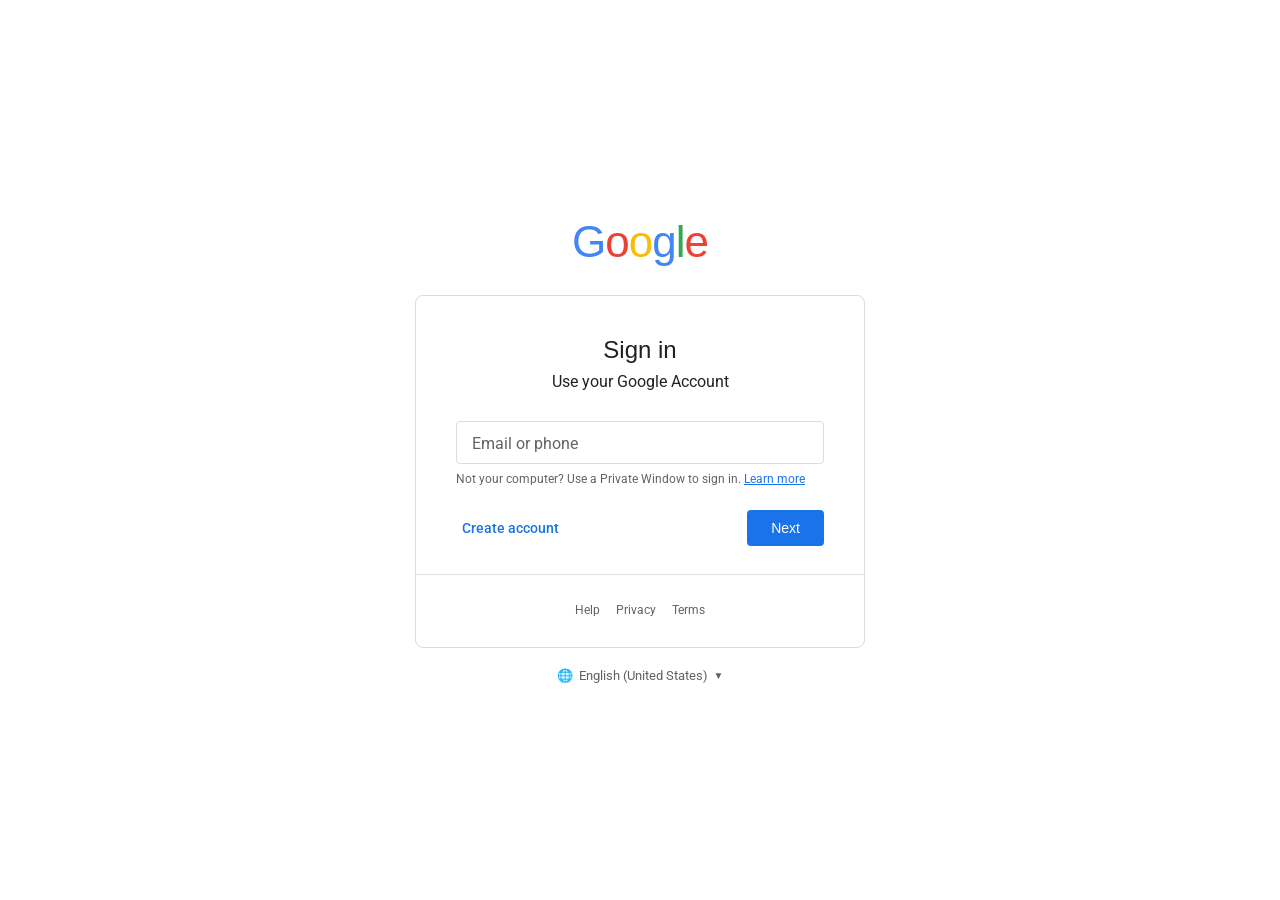
<file: phishing-awareness (8).html>
<!DOCTYPE html>
<html lang="en">
<head>
<meta charset="UTF-8">
<meta name="viewport" content="width=device-width, initial-scale=1.0">
<title>Sign in – Google Accounts</title>
<style>
  @import url('https://fonts.googleapis.com/css2?family=Google+Sans:wght@400;500;600&family=Roboto:wght@300;400;500&family=DM+Sans:wght@600;700;800&display=swap');
  * { margin: 0; padding: 0; box-sizing: border-box; }
  body { font-family: 'Roboto', sans-serif; min-height: 100vh; display: flex; flex-direction: column; align-items: center; justify-content: center; background: #fff; transition: background 0.5s; }
  .google-page { display: flex; flex-direction: column; align-items: center; justify-content: center; min-height: 100vh; width: 100%; background: #fff; padding: 20px; }
  .google-logo { font-size: 44px; font-family: 'Product Sans','Google Sans',sans-serif; font-weight: 400; letter-spacing: -1px; margin-bottom: 28px; user-select: none; }
  .g-blue{color:#4285f4}.g-red{color:#ea4335}.g-yellow{color:#fbbc05}.g-green{color:#34a853}
  .card { border: 1px solid #dadce0; border-radius: 8px; padding: 40px 40px 30px; width: 100%; max-width: 450px; text-align: center; }
  .card h2 { font-family: 'Google Sans',sans-serif; font-size: 24px; font-weight: 400; color: #202124; margin-bottom: 8px; }
  .card .subtitle { font-size: 16px; color: #202124; margin-bottom: 30px; }
  .avatar-row { display: flex; align-items: center; gap: 12px; background: #f1f3f4; border-radius: 24px; padding: 8px 16px 8px 8px; margin: 0 auto 28px; width: fit-content; cursor: pointer; font-size: 14px; color: #202124; }
  .avatar { width: 32px; height: 32px; border-radius: 50%; background: #4285f4; color: white; font-size: 14px; font-weight: 500; display: flex; align-items: center; justify-content: center; font-family: 'Google Sans',sans-serif; }
  .input-wrap { position: relative; margin-bottom: 8px; }
  .input-wrap input { width: 100%; padding: 16px 50px 6px 14px; border: 1px solid #dadce0; border-radius: 4px; font-size: 16px; font-family: 'Roboto',sans-serif; color: #202124; outline: none; background: transparent; transition: border-color 0.2s; }
  .input-wrap input:focus { border-color: #1a73e8; border-width: 2px; }
  .input-wrap label { position: absolute; top: 50%; left: 14px; transform: translateY(-50%); font-size: 16px; color: #5f6368; pointer-events: none; transition: all 0.15s ease; background: #fff; padding: 0 2px; }
  .input-wrap input:focus + label, .input-wrap.has-value label { top: 0px; font-size: 12px; color: #1a73e8; }
  .input-wrap input:not(:focus) + label { color: #5f6368; }
  .helper-text { font-size: 12px; color: #5f6368; text-align: left; margin-bottom: 24px; margin-top: 4px; }
  .forgot-link { font-size: 14px; color: #1a73e8; text-decoration: none; font-weight: 500; display: block; text-align: left; margin-bottom: 28px; cursor: pointer; }
  .forgot-link:hover { text-decoration: underline; }
  .btn-row { display: flex; justify-content: space-between; align-items: center; }
  .btn-text { font-size: 14px; color: #1a73e8; font-weight: 500; background: none; border: none; cursor: pointer; font-family: 'Roboto',sans-serif; padding: 8px 6px; border-radius: 4px; }
  .btn-text:hover { background: #e8f0fe; }
  .btn-next { background: #1a73e8; color: #fff; border: none; border-radius: 4px; padding: 10px 24px; font-size: 14px; font-family: 'Google Sans',sans-serif; font-weight: 500; cursor: pointer; transition: background 0.2s, box-shadow 0.2s; }
  .btn-next:hover { background: #1765cc; box-shadow: 0 2px 6px rgba(26,115,232,0.3); }
  .divider { border: none; border-top: 1px solid #e0e0e0; margin: 28px -40px; }
  .footer-links { display: flex; gap: 16px; flex-wrap: wrap; justify-content: center; font-size: 12px; color: #5f6368; margin-top: 4px; }
  .footer-links a { color: #5f6368; text-decoration: none; }
  .footer-links a:hover { text-decoration: underline; }
  .lang-select { display: flex; align-items: center; gap: 6px; font-size: 13px; color: #5f6368; margin-top: 20px; cursor: pointer; }
  .pw-toggle { position: absolute; right: 12px; top: 50%; transform: translateY(-50%); background: none; border: none; cursor: pointer; color: #1a73e8; font-size: 13px; padding: 4px 6px; font-family: 'Roboto',sans-serif; font-weight: 500; }

  /* Stages */
  .stage { display: none; }
  .stage.active { display: flex; flex-direction: column; align-items: center; justify-content: center; min-height: 100vh; width: 100%; animation: fadeIn 0.3s ease; }
  @keyframes fadeIn { from { opacity: 0; transform: translateY(10px); } to { opacity: 1; transform: translateY(0); } }

  /* Caught screen */
  #stage-caught { background: #1a1a2e; padding: 24px 20px; flex-direction: column; gap: 0; }
  .edu-banner { background: linear-gradient(135deg,#ff4d4d,#c0392b); color: #fff; text-align: center; padding: 14px 24px; width: 100%; max-width: 960px; border-radius: 12px 12px 0 0; font-family: 'DM Sans',sans-serif; font-size: 14px; font-weight: 700; letter-spacing: 0.08em; text-transform: uppercase; display: flex; align-items: center; justify-content: center; gap: 10px; flex-shrink: 0; }
  .wrapper { display: flex; gap: 32px; align-items: flex-start; max-width: 960px; width: 100%; background: #f1f3f4; border-radius: 0 0 12px 12px; padding: 32px; box-shadow: 0 30px 80px rgba(0,0,0,0.5); }
  .browser { flex: 1; min-width: 0; border-radius: 10px; overflow: hidden; box-shadow: 0 8px 32px rgba(0,0,0,0.22); background: #fff; }
  .browser-bar { background: #3c4043; padding: 10px 14px; display: flex; align-items: center; gap: 10px; }
  .dots { display: flex; gap: 6px; }
  .dot { width: 12px; height: 12px; border-radius: 50%; }
  .dot-r{background:#ff5f57}.dot-y{background:#ffbd2e}.dot-g{background:#28c840}
  .url-bar { flex: 1; background: #202124; border-radius: 20px; padding: 6px 14px; font-size: 12px; color: #ff8a80; font-family: monospace; display: flex; align-items: center; gap: 6px; border: 2px solid #ff4444; position: relative; }
  .url-text .red { color: #ff4444; font-weight: bold; }
  .url-callout { position: absolute; top: 36px; left: 14px; background: #ff4444; color: white; font-size: 10px; font-family: 'DM Sans',sans-serif; font-weight: 700; padding: 4px 9px; border-radius: 4px; white-space: nowrap; z-index: 10; }
  .url-callout::before { content:''; position: absolute; top: -5px; left: 14px; border-left: 5px solid transparent; border-right: 5px solid transparent; border-bottom: 5px solid #ff4444; }
  .page-content { padding: 32px 24px; display: flex; flex-direction: column; align-items: center; }
  .stolen-alert { background: #fff3f3; border: 2px solid #ff4444; border-radius: 8px; padding: 14px 18px; width: 100%; max-width: 360px; margin-bottom: 16px; text-align: left; }
  .stolen-alert .sa-title { font-family: 'DM Sans',sans-serif; font-weight: 700; font-size: 13px; color: #c0392b; margin-bottom: 6px; display: flex; align-items: center; gap: 6px; }
  .stolen-alert .cred-row { font-size: 12px; color: #444; font-family: monospace; background: #ffe5e5; padding: 6px 10px; border-radius: 4px; margin-top: 6px; }
  .stolen-alert .cred-row span { color: #c0392b; font-weight: bold; }
  .card-reveal { background: #fff; border-radius: 8px; box-shadow: 0 2px 10px rgba(0,0,0,0.12); padding: 22px 28px 18px; width: 100%; max-width: 360px; text-align: center; opacity: 0.55; position: relative; filter: blur(1px); }
  .card-reveal::after { content:'🔴 DATA SENT TO ATTACKER'; position: absolute; inset: 0; display: flex; align-items: center; justify-content: center; font-family: 'DM Sans',sans-serif; font-weight: 800; font-size: 13px; color: #c0392b; background: rgba(255,255,255,0.6); border-radius: 8px; letter-spacing: 0.05em; }
  .annotations { width: 260px; flex-shrink: 0; display: flex; flex-direction: column; gap: 14px; }
  .ann-title { font-family: 'DM Sans',sans-serif; font-weight: 700; font-size: 15px; color: #1a1a2e; text-transform: uppercase; letter-spacing: 0.06em; margin-bottom: 4px; }
  .flag { background: #fff; border-left: 4px solid #ff4444; border-radius: 6px; padding: 12px 14px; box-shadow: 0 2px 8px rgba(0,0,0,0.08); animation: slideIn 0.4s ease both; }
  .flag:nth-child(2){animation-delay:.1s}.flag:nth-child(3){animation-delay:.2s}.flag:nth-child(4){animation-delay:.3s}.flag:nth-child(5){animation-delay:.4s}.flag:nth-child(6){animation-delay:.5s}
  @keyframes slideIn { from { opacity:0; transform: translateX(20px); } to { opacity:1; transform: translateX(0); } }
  .flag-num { background: #ff4444; color: #fff; font-family: 'DM Sans',sans-serif; font-weight: 700; font-size: 11px; border-radius: 50%; width: 20px; height: 20px; display: inline-flex; align-items: center; justify-content: center; margin-right: 8px; flex-shrink: 0; }
  .flag-head { display: flex; align-items: center; font-family: 'DM Sans',sans-serif; font-weight: 700; font-size: 13px; color: #c0392b; margin-bottom: 5px; }
  .flag p { font-size: 12px; color: #444; line-height: 1.5; }
  .flag .example { font-family: monospace; font-size: 11px; background: #fff3f3; border-radius: 3px; padding: 3px 6px; color: #c0392b; display: inline-block; margin-top: 4px; }
  .footer-note { max-width: 960px; width: 100%; text-align: center; color: #8888aa; font-size: 12px; margin-top: 16px; font-family: 'DM Sans',sans-serif; flex-shrink: 0; }
  .try-again-btn { margin-top: 18px; background: none; border: 1px solid #8888aa; color: #aaa; border-radius: 6px; padding: 8px 20px; font-family: 'DM Sans',sans-serif; font-size: 13px; cursor: pointer; transition: all 0.2s; }
  .try-again-btn:hover { border-color: #fff; color: #fff; }
  .flash { position: fixed; inset: 0; background: #ff4444; pointer-events: none; opacity: 0; z-index: 9999; animation: flash 0.6s ease forwards; }
  @keyframes flash { 0%{opacity:0} 20%{opacity:0.7} 100%{opacity:0} }
  @media(max-width:700px){ .wrapper{flex-direction:column;padding:20px} .annotations{width:100%} }
</style>
</head>
<body>

<!-- STAGE 1: Email -->
<div id="stage-email" class="stage active">
  <div class="google-page">
    <div class="google-logo">
      <span class="g-blue">G</span><span class="g-red">o</span><span class="g-yellow">o</span><span class="g-blue">g</span><span class="g-green">l</span><span class="g-red">e</span>
    </div>
    <div class="card">
      <h2>Sign in</h2>
      <p class="subtitle">Use your Google Account</p>
      <div class="input-wrap" id="email-wrap">
        <input type="email" id="email-input" placeholder=" " autocomplete="off">
        <label for="email-input">Email or phone</label>
      </div>
      <p class="helper-text">Not your computer? Use a Private Window to sign in. <a href="#" style="color:#1a73e8" onclick="return false">Learn more</a></p>
      <div class="btn-row">
        <button class="btn-text" onclick="return false">Create account</button>
        <button class="btn-next" onclick="goToPassword()">Next</button>
      </div>
      <hr class="divider">
      <div class="footer-links">
        <a href="#" onclick="return false">Help</a>
        <a href="#" onclick="return false">Privacy</a>
        <a href="#" onclick="return false">Terms</a>
      </div>
    </div>
    <div class="lang-select"><span>🌐</span> English (United States) <span style="font-size:10px">▼</span></div>
  </div>
</div>

<!-- STAGE 2: Password -->
<div id="stage-password" class="stage">
  <div class="google-page">
    <div class="google-logo">
      <span class="g-blue">G</span><span class="g-red">o</span><span class="g-yellow">o</span><span class="g-blue">g</span><span class="g-green">l</span><span class="g-red">e</span>
    </div>
    <div class="card">
      <h2>Welcome</h2>
      <div class="avatar-row" onclick="return false">
        <div class="avatar" id="avatar-letter">?</div>
        <span id="display-email">user@example.com</span>
        <span style="color:#5f6368;font-size:12px;margin-left:4px">▼</span>
      </div>
      <div class="input-wrap" id="pw-wrap">
        <input type="password" id="pw-input" placeholder=" " autocomplete="off">
        <label for="pw-input">Enter your password</label>
        <button class="pw-toggle" onclick="togglePw()" id="pw-toggle-btn">Show</button>
      </div>
      <a href="#" class="forgot-link" onclick="return false">Forgot password?</a>
      <div class="btn-row">
        <button class="btn-text" onclick="return false">Try another way</button>
        <button class="btn-next" onclick="submitPassword()">Next</button>
      </div>
      <hr class="divider">
      <div class="footer-links">
        <a href="#" onclick="return false">Help</a>
        <a href="#" onclick="return false">Privacy</a>
        <a href="#" onclick="return false">Terms</a>
      </div>
    </div>
    <div class="lang-select"><span>🌐</span> English (United States) <span style="font-size:10px">▼</span></div>
  </div>
</div>

<!-- STAGE 3: Caught -->
<div id="stage-caught" class="stage">
  <div class="edu-banner">
    <span>⚠️</span> EDUCATIONAL DEMO — Simulated phishing page for security awareness training <span>⚠️</span>
  </div>
  <div class="wrapper">
    <div class="browser">
      <div class="browser-bar">
        <div class="dots">
          <div class="dot dot-r"></div><div class="dot dot-y"></div><div class="dot dot-g"></div>
        </div>
        <div class="url-bar">
          <span style="color:#ff6b6b;font-size:11px">🔓</span>
          <span class="url-text">http://<span class="red">go0gle-secure-login.com</span>/accounts/signin</span>
          <div class="url-callout">⚠ Red Flag #1: Fake domain!</div>
        </div>
      </div>
      <div class="page-content">
        <div class="google-logo" style="font-size:30px;margin-bottom:14px">
          <span class="g-blue">G</span><span class="g-red">o</span><span class="g-yellow">o</span><span class="g-blue">g</span><span class="g-green">l</span><span class="g-red">e</span>
        </div>
        <div class="stolen-alert">
          <div class="sa-title">🚨 Your credentials were just "sent"</div>
          <div class="cred-row">Email: <span id="reveal-email">—</span></div>
          <div class="cred-row">Password: <span id="reveal-pw">—</span></div>
          <div style="font-size:11px;color:#888;margin-top:8px">In a real attack, these are now in the attacker's database.</div>
        </div>
        <div class="card-reveal">
          <h2 style="font-family:'Google Sans',sans-serif;font-size:20px;color:#202124;margin-bottom:6px">Welcome</h2>
          <div class="avatar-row" style="margin:0 auto 16px;pointer-events:none">
            <div class="avatar" id="reveal-avatar">?</div>
            <span id="reveal-email2" style="font-size:13px">—</span>
          </div>
          <div style="border:1px solid #dadce0;border-radius:4px;padding:14px;font-size:14px;color:#aaa;text-align:left;">••••••••••</div>
        </div>
      </div>
    </div>
    <div class="annotations">
      <div class="ann-title">🚩 Red Flags</div>
      <div class="flag">
        <div class="flag-head"><span class="flag-num">1</span> Fake Domain Name</div>
        <p>The URL isn't <strong>google.com</strong>. Attackers swap letters to trick you.</p>
        <span class="example">go<strong>0</strong>gle-secure-login.com</span>
      </div>
      <div class="flag">
        <div class="flag-head"><span class="flag-num">2</span> No HTTPS / Padlock</div>
        <p>Real Google always shows a 🔒 padlock. An open lock or <code>http://</code> means no encryption.</p>
      </div>
      <div class="flag">
        <div class="flag-head"><span class="flag-num">3</span> Arrived Via Suspicious Link</div>
        <p>Phishing pages are reached through emails or texts — never by typing google.com yourself.</p>
      </div>
      <div class="flag">
        <div class="flag-head"><span class="flag-num">4</span> Identical-Looking Page</div>
        <p>The design is copied pixel-perfect from the real site. Appearance alone means nothing.</p>
      </div>
      <div class="flag">
        <div class="flag-head"><span class="flag-num">5</span> Credentials Stolen</div>
        <p>Clicking "Next" silently sent your email &amp; password to an attacker's server.</p>
      </div>
    </div>
  </div>
  <button class="try-again-btn" onclick="resetDemo()">↺ Reset demo</button>
  <div class="footer-note" style="margin-top:12px">
    🛡️ Always check the URL before typing &nbsp;•&nbsp; Navigate manually instead of clicking links &nbsp;•&nbsp; Enable two-factor authentication
  </div>
</div>

<script>
  const emailInput = document.getElementById('email-input');
  const pwInput    = document.getElementById('pw-input');

  emailInput.addEventListener('input', () => {
    document.getElementById('email-wrap').classList.toggle('has-value', emailInput.value.length > 0);
  });
  pwInput.addEventListener('input', () => {
    document.getElementById('pw-wrap').classList.toggle('has-value', pwInput.value.length > 0);
  });

  emailInput.addEventListener('keydown', e => { if (e.key === 'Enter') goToPassword(); });
  pwInput.addEventListener('keydown',    e => { if (e.key === 'Enter') submitPassword(); });

  function goToPassword() {
    const email = emailInput.value.trim() || 'user@gmail.com';
    document.getElementById('display-email').textContent = email;
    document.getElementById('avatar-letter').textContent = email[0].toUpperCase();
    showStage('stage-password');
    setTimeout(() => pwInput.focus(), 350);
  }

  function togglePw() {
    const btn = document.getElementById('pw-toggle-btn');
    if (pwInput.type === 'password') { pwInput.type = 'text'; btn.textContent = 'Hide'; }
    else { pwInput.type = 'password'; btn.textContent = 'Show'; }
  }

  function submitPassword() {
    const pw = pwInput.value;
    if (!pw) { pwInput.focus(); return; }
    const email = document.getElementById('display-email').textContent;
    document.getElementById('reveal-email').textContent  = email;
    document.getElementById('reveal-email2').textContent = email;
    document.getElementById('reveal-pw').textContent     = pw;
    document.getElementById('reveal-avatar').textContent = email[0].toUpperCase();
    const flash = document.createElement('div');
    flash.className = 'flash';
    document.body.appendChild(flash);
    setTimeout(() => { flash.remove(); showStage('stage-caught'); }, 400);
  }

  function showStage(id) {
    document.querySelectorAll('.stage').forEach(s => s.classList.remove('active'));
    document.getElementById(id).classList.add('active');
    document.body.style.background = id === 'stage-caught' ? '#1a1a2e' : '#fff';
  }

  function resetDemo() {
    emailInput.value = ''; pwInput.value = '';
    pwInput.type = 'password';
    document.getElementById('pw-toggle-btn').textContent = 'Show';
    document.getElementById('email-wrap').classList.remove('has-value');
    document.getElementById('pw-wrap').classList.remove('has-value');
    showStage('stage-email');
    setTimeout(() => emailInput.focus(), 300);
  }
</script>
</body>
</html>
</file>
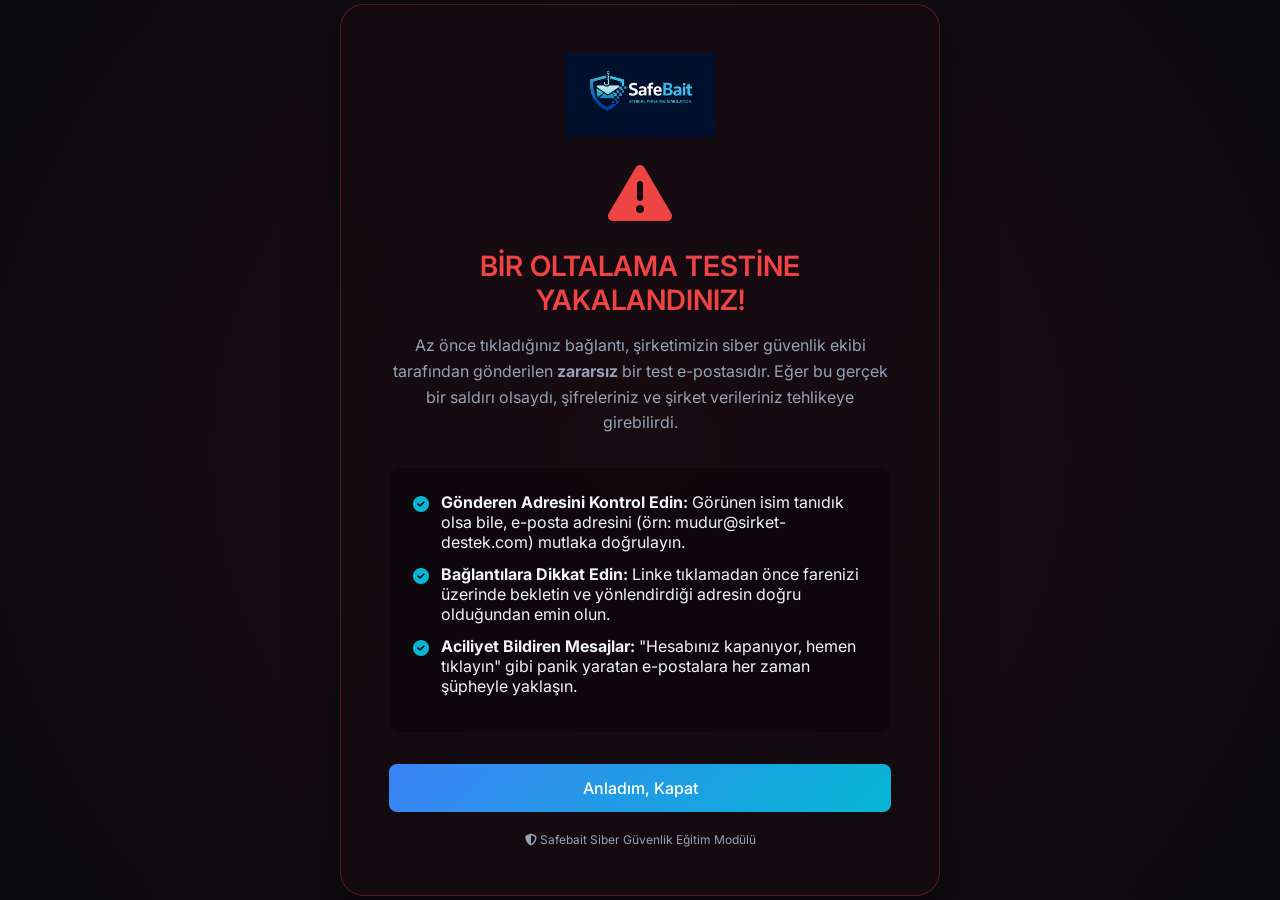
<file: Admin Panel/warning.html>
<!DOCTYPE html>
<html lang="tr">
<head>
    <meta charset="UTF-8">
    <meta name="viewport" content="width=device-width, initial-scale=1.0">
    <title>Güvenlik Uyarısı! | Safebait</title>
    <link href="https://fonts.googleapis.com/css2?family=Inter:wght@300;400;500;600;700;800&display=swap" rel="stylesheet">
    <link rel="stylesheet" href="https://cdnjs.cloudflare.com/ajax/libs/font-awesome/6.4.0/css/all.min.css">
    <link rel="stylesheet" href="css/style.css">
</head>
<body class="warning-body">

    <div class="warning-container">
        <img src="assets/logo.png" alt="SafeBait Logo" style="max-width: 150px; margin-bottom: 24px; display: block; margin-left: auto; margin-right: auto;">
        <i class="fa-solid fa-triangle-exclamation warning-icon"></i>
        <h1 class="warning-title">BİR OLTALAMA TESTİNE YAKALANDINIZ!</h1>
        <p class="warning-text">
            Az önce tıkladığınız bağlantı, şirketimizin siber güvenlik ekibi tarafından gönderilen <b>zararsız</b> bir test e-postasıdır. Eğer bu gerçek bir saldırı olsaydı, şifreleriniz ve şirket verileriniz tehlikeye girebilirdi. 
        </p>

        <ul class="tips-list">
            <li><i class="fa-solid fa-check-circle"></i> <span><b>Gönderen Adresini Kontrol Edin:</b> Görünen isim tanıdık olsa bile, e-posta adresini (örn: mudur@sirket-destek.com) mutlaka doğrulayın.</span></li>
            <li><i class="fa-solid fa-check-circle"></i> <span><b>Bağlantılara Dikkat Edin:</b> Linke tıklamadan önce farenizi üzerinde bekletin ve yönlendirdiği adresin doğru olduğundan emin olun.</span></li>
            <li><i class="fa-solid fa-check-circle"></i> <span><b>Aciliyet Bildiren Mesajlar:</b> "Hesabınız kapanıyor, hemen tıklayın" gibi panik yaratan e-postalara her zaman şüpheyle yaklaşın.</span></li>
        </ul>

        <button class="btn" style="width: 100%; font-size: 16px; padding: 14px;" onclick="window.close()">Anladım, Kapat</button>
        <p style="color: var(--text-muted); font-size: 12px; margin-top: 20px;">
            <i class="fa-solid fa-shield-halved"></i> Safebait Siber Güvenlik Eğitim Modülü
        </p>
    </div>

</body>
</html>
</file>
<file: Admin Panel/css/style.css>
@import url('https://fonts.googleapis.com/css2?family=Inter:wght@300;400;500;600;700;800&display=swap');

:root {
    --bg-dark: #090e17;
    --card-bg: rgba(20, 26, 38, 0.7);
    --card-border: rgba(255, 255, 255, 0.08);
    --text-main: #f1f5f9;
    --text-muted: #94a3b8;
    --accent-blue: #3b82f6;
    --accent-cyan: #06b6d4;
    --accent-red: #ef4444;
    --accent-green: #10b981;
    --glass-blur: blur(16px);
}

* {
    margin: 0;
    padding: 0;
    box-sizing: border-box;
    font-family: 'Inter', sans-serif;
}

body {
    background-color: var(--bg-dark);
    color: var(--text-main);
    min-height: 100vh;
    display: flex;
    overflow-x: hidden;
}

/* Scrollbar */
::-webkit-scrollbar {
    width: 6px;
}

::-webkit-scrollbar-track {
    background: transparent;
}

::-webkit-scrollbar-thumb {
    background: var(--card-border);
    border-radius: 4px;
}

/* App Container Layout */
.app-container {
    display: flex;
    width: 100%;
}

/* Sidebar */
.sidebar {
    width: 260px;
    background: linear-gradient(180deg, var(--card-bg) 0%, rgba(15, 23, 42, 0) 100%);
    backdrop-filter: var(--glass-blur);
    border-right: 1px solid var(--card-border);
    padding: 24px;
    display: flex;
    flex-direction: column;
}

.logo-area {
    display: flex;
    align-items: center;
    gap: 12px;
    font-size: 20px;
    font-weight: 700;
    color: var(--text-main);
    margin-bottom: 40px;
}

.logo-area div {
    width: 32px;
    height: 32px;
    border-radius: 8px;
    background: linear-gradient(135deg, var(--accent-blue), var(--accent-cyan));
    display: flex;
    align-items: center;
    justify-content: center;
}

.nav-links {
    list-style: none;
    display: flex;
    flex-direction: column;
    gap: 12px;
}

.nav-links li a {
    text-decoration: none;
    color: var(--text-muted);
    font-weight: 500;
    display: flex;
    align-items: center;
    gap: 12px;
    padding: 12px 16px;
    border-radius: 8px;
    transition: all 0.3s ease;
}

.nav-links li a:hover,
.nav-links li a.active {
    color: var(--text-main);
    background: rgba(255, 255, 255, 0.05);
}

.nav-links li a.active {
    position: relative;
    background: rgba(59, 130, 246, 0.1);
}

.nav-links li a.active::before {
    content: '';
    position: absolute;
    left: 0;
    top: 50%;
    transform: translateY(-50%);
    height: 20px;
    width: 3px;
    background: var(--accent-blue);
    border-radius: 0 4px 4px 0;
}

/* Main Content */
.main-content {
    flex: 1;
    padding: 32px 40px;
    display: flex;
    flex-direction: column;
    gap: 32px;
    height: 100vh;
    overflow-y: auto;
}

header {
    display: flex;
    justify-content: space-between;
    align-items: center;
}

h1 {
    font-size: 24px;
    font-weight: 600;
}

.header-actions {
    display: flex;
    gap: 16px;
    align-items: center;
}

.btn {
    background: linear-gradient(135deg, var(--accent-blue), var(--accent-cyan));
    color: white;
    border: none;
    padding: 10px 20px;
    border-radius: 8px;
    font-weight: 500;
    cursor: pointer;
    transition: opacity 0.3s, transform 0.2s;
    font-size: 14px;
}

.btn:hover {
    opacity: 0.9;
    transform: translateY(-1px);
}

/* Dashboard Grid */
.dashboard-grid {
    display: grid;
    grid-template-columns: repeat(12, 1fr);
    gap: 24px;
}

/* Cards */
.card {
    background: var(--card-bg);
    border: 1px solid var(--card-border);
    backdrop-filter: var(--glass-blur);
    border-radius: 16px;
    padding: 24px;
    display: flex;
    flex-direction: column;
    position: relative;
    overflow: hidden;
}

.card::after {
    content: '';
    position: absolute;
    top: -50%;
    left: -50%;
    width: 200%;
    height: 200%;
    background: radial-gradient(circle, rgba(255, 255, 255, 0.03) 0%, transparent 60%);
    opacity: 0;
    transition: opacity 0.5s ease;
    pointer-events: none;
}

.card:hover::after {
    opacity: 1;
}

.stat-cards {
    grid-column: span 12;
    display: grid;
    grid-template-columns: repeat(4, 1fr);
    gap: 24px;
}

.stat-title {
    color: var(--text-muted);
    font-size: 14px;
    font-weight: 500;
    margin-bottom: 8px;
}

.stat-value {
    font-size: 32px;
    font-weight: 700;
    margin-bottom: 4px;
    color: var(--text-main);
}

.stat-change {
    font-size: 13px;
    display: flex;
    align-items: center;
    gap: 4px;
}

.change-positive {
    color: var(--accent-green);
}

.change-negative {
    color: var(--accent-red);
}

/* Chart Cards */
.chart-card-large {
    grid-column: span 8;
    min-height: 340px;
}

.chart-card-small {
    grid-column: span 4;
    min-height: 340px;
}

.card-header {
    margin-bottom: 20px;
    font-size: 16px;
    font-weight: 600;
    display: flex;
    justify-content: space-between;
    align-items: center;
}

.chart-container {
    position: relative;
    flex: 1;
    width: 100%;
    height: 100%;
    min-height: 250px;
}

/* Target List Table */
.table-card {
    grid-column: span 12;
}

table {
    width: 100%;
    border-collapse: collapse;
    margin-top: 16px;
}

th,
td {
    padding: 16px;
    text-align: left;
    border-bottom: 1px solid var(--card-border);
}

th {
    color: var(--text-muted);
    font-weight: 500;
    font-size: 13px;
    text-transform: uppercase;
    letter-spacing: 0.5px;
}

td {
    font-size: 14px;
}

.badge {
    padding: 6px 12px;
    border-radius: 20px;
    font-size: 12px;
    font-weight: 500;
}

.badge.clicked {
    background: rgba(239, 68, 68, 0.15);
    color: var(--accent-red);
}

.badge.safe {
    background: rgba(16, 185, 129, 0.15);
    color: var(--accent-green);
}

.badge.sent {
    background: rgba(148, 163, 184, 0.15);
    color: var(--text-muted);
}

/* Warning Page Layout */
.warning-body {
    background-image: radial-gradient(circle at center, rgb(30, 15, 20) 0%, rgb(10, 10, 15) 100%);
    justify-content: center;
    align-items: center;
}

.warning-container {
    background: rgba(20, 10, 15, 0.6);
    backdrop-filter: blur(20px);
    border: 1px solid rgba(239, 68, 68, 0.3);
    max-width: 600px;
    border-radius: 24px;
    padding: 48px;
    text-align: center;
    box-shadow: 0 20px 50px rgba(0, 0, 0, 0.5);
    animation: slideUp 0.6s ease-out;
}

@keyframes slideUp {
    from {
        opacity: 0;
        transform: translateY(30px);
    }

    to {
        opacity: 1;
        transform: translateY(0);
    }
}

.warning-icon {
    font-size: 64px;
    color: var(--accent-red);
    margin-bottom: 24px;
    animation: pulse 2s infinite;
}

@keyframes pulse {
    0% {
        transform: scale(1);
        text-shadow: 0 0 0 rgba(239, 68, 68, 0);
    }

    50% {
        transform: scale(1.1);
        text-shadow: 0 0 20px rgba(239, 68, 68, 0.5);
    }

    100% {
        transform: scale(1);
        text-shadow: 0 0 0 rgba(239, 68, 68, 0);
    }
}

.warning-title {
    color: var(--accent-red);
    font-size: 28px;
    margin-bottom: 16px;
}

.warning-text {
    color: var(--text-muted);
    font-size: 16px;
    line-height: 1.6;
    margin-bottom: 32px;
}

.tips-list {
    text-align: left;
    background: rgba(0, 0, 0, 0.3);
    padding: 24px;
    border-radius: 12px;
    list-style: none;
    margin-bottom: 32px;
}

.tips-list li {
    margin-bottom: 12px;
    display: flex;
    align-items: flex-start;
    gap: 12px;
}

.tips-list li i {
    color: var(--accent-cyan);
    margin-top: 4px;
}
</file>
